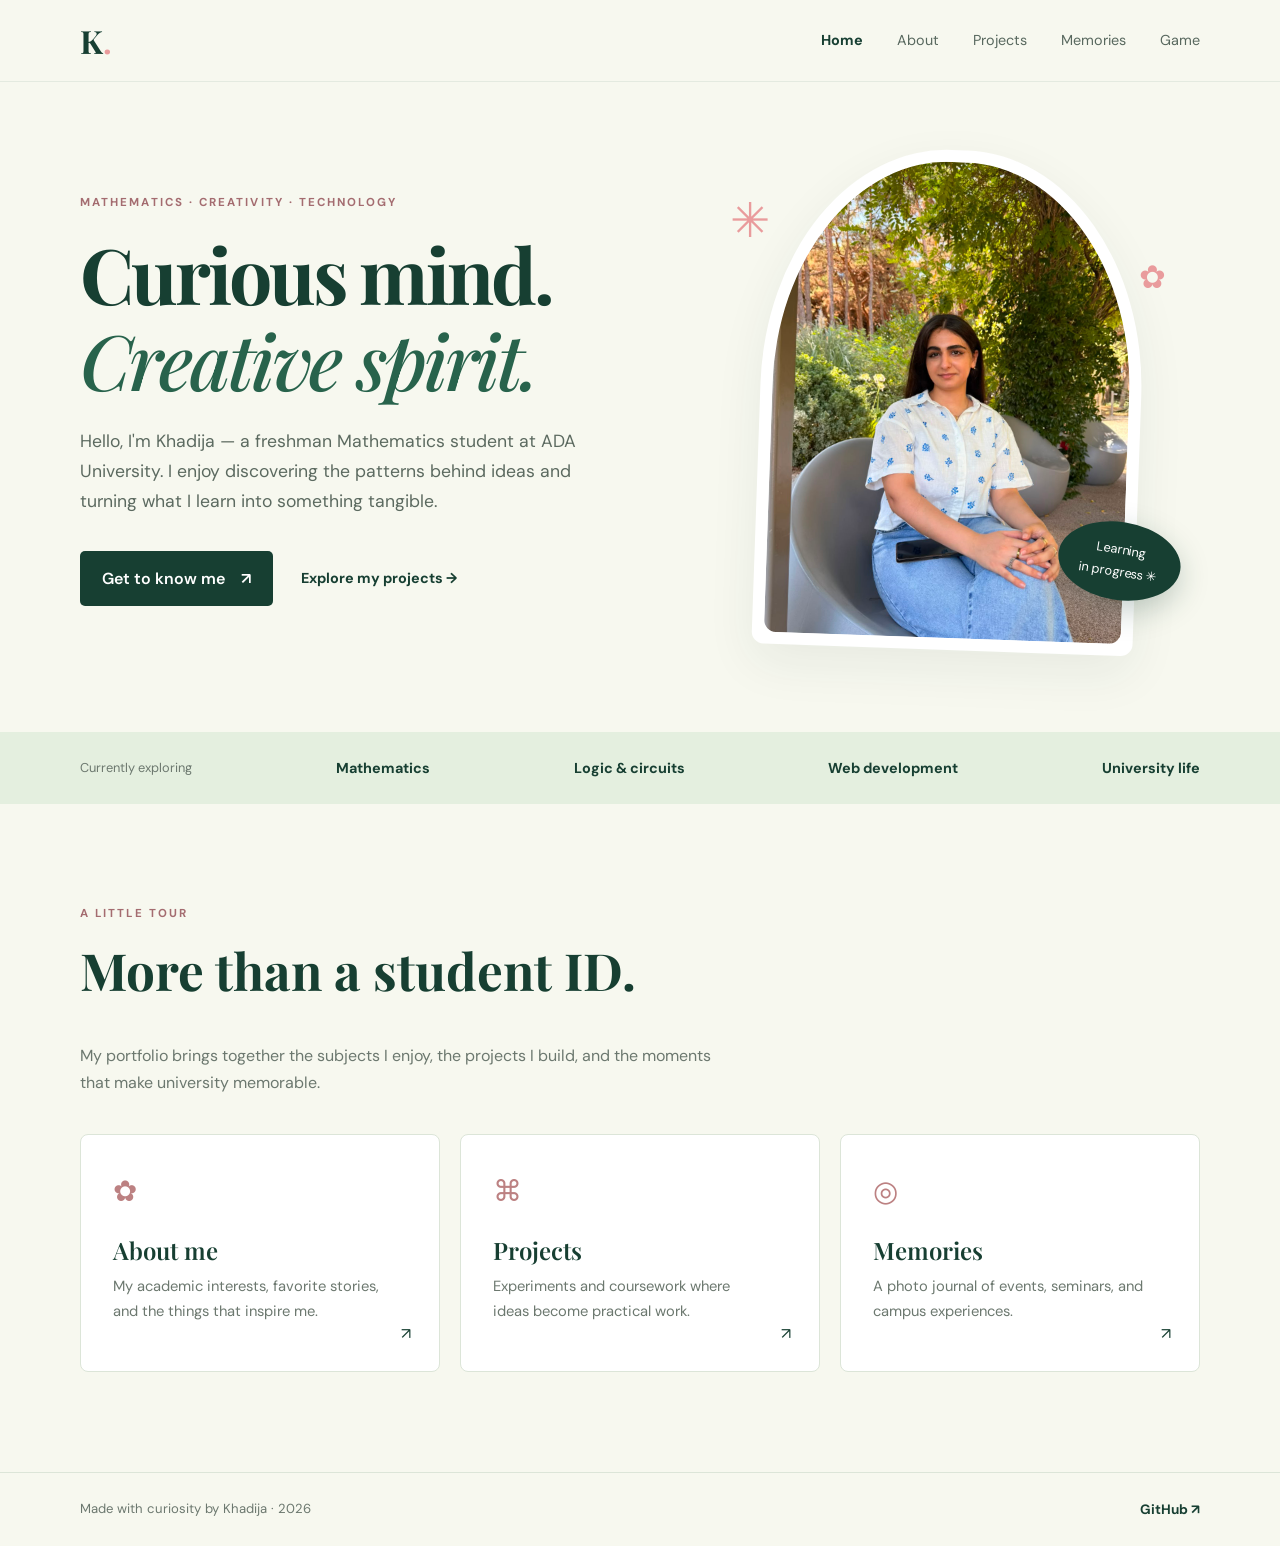
<file: index.html>
<!DOCTYPE html>
<html lang="en">
<head>
  <meta charset="UTF-8"><meta name="viewport" content="width=device-width, initial-scale=1.0">
  <meta name="description" content="Khadija's student portfolio at ADA University."><title>Khadija | Home</title>
  <link rel="preconnect" href="https://fonts.googleapis.com"><link rel="preconnect" href="https://fonts.gstatic.com" crossorigin>
  <link href="https://fonts.googleapis.com/css2?family=DM+Sans:wght@400;500;600;700&family=Playfair+Display:wght@500;600;700&display=swap" rel="stylesheet">
  <link rel="stylesheet" href="style.css"><script src="script.js" defer></script>
</head>
<body>
<header class="site-header"><a class="brand" href="index.html">K<span>.</span></a><button class="menu-toggle" aria-label="Toggle navigation" aria-expanded="false">☰</button>
<nav class="nav"><a class="active" href="index.html">Home</a><a href="about.html">About</a><a href="projects.html">Projects</a><a href="memories.html">Memories</a><a href="game.html">Game</a></nav></header>
<main>
<section class="hero container">
  <div class="hero-copy"><p class="eyebrow">MATHEMATICS · CREATIVITY · TECHNOLOGY</p><h1>Curious mind.<br><em>Creative spirit.</em></h1>
  <p class="lead">Hello, I'm Khadija — a freshman Mathematics student at ADA University. I enjoy discovering the patterns behind ideas and turning what I learn into something tangible.</p>
  <div class="actions"><a class="button" href="about.html">Get to know me <span>↗</span></a><a class="text-link" href="projects.html">Explore my projects →</a></div></div>
  <div class="hero-visual"><div class="photo-frame"><img src="images/profile.jpg" alt="Khadija sitting outdoors in a garden"></div><span class="orbit-note">Learning<br>in progress ✳</span><span class="leaf leaf-one">✳</span><span class="leaf leaf-two">✿</span></div>
</section>
<section class="intro-strip"><div class="container strip-grid"><p>Currently exploring</p><span>Mathematics</span><span>Logic & circuits</span><span>Web development</span><span>University life</span></div></section>
<section class="container section"><div class="section-heading"><p class="eyebrow">A LITTLE TOUR</p><h2>More than a student ID.</h2><p>My portfolio brings together the subjects I enjoy, the projects I build, and the moments that make university memorable.</p></div>
<div class="feature-grid"><a class="feature-card" href="about.html"><span class="feature-icon">✿</span><h3>About me</h3><p>My academic interests, favorite stories, and the things that inspire me.</p><span class="card-arrow">↗</span></a>
<a class="feature-card" href="projects.html"><span class="feature-icon">⌘</span><h3>Projects</h3><p>Experiments and coursework where ideas become practical work.</p><span class="card-arrow">↗</span></a>
<a class="feature-card" href="memories.html"><span class="feature-icon">◎</span><h3>Memories</h3><p>A photo journal of events, seminars, and campus experiences.</p><span class="card-arrow">↗</span></a></div></section>
</main>
<footer class="site-footer"><div class="container footer-inner"><p>Made with curiosity by Khadija · 2026</p><a class="github-link" href="https://github.com/YOUR-USERNAME/YOUR-REPOSITORY" target="_blank" rel="noopener" aria-label="GitHub repository">GitHub ↗</a></div></footer>
</body></html>
</file>
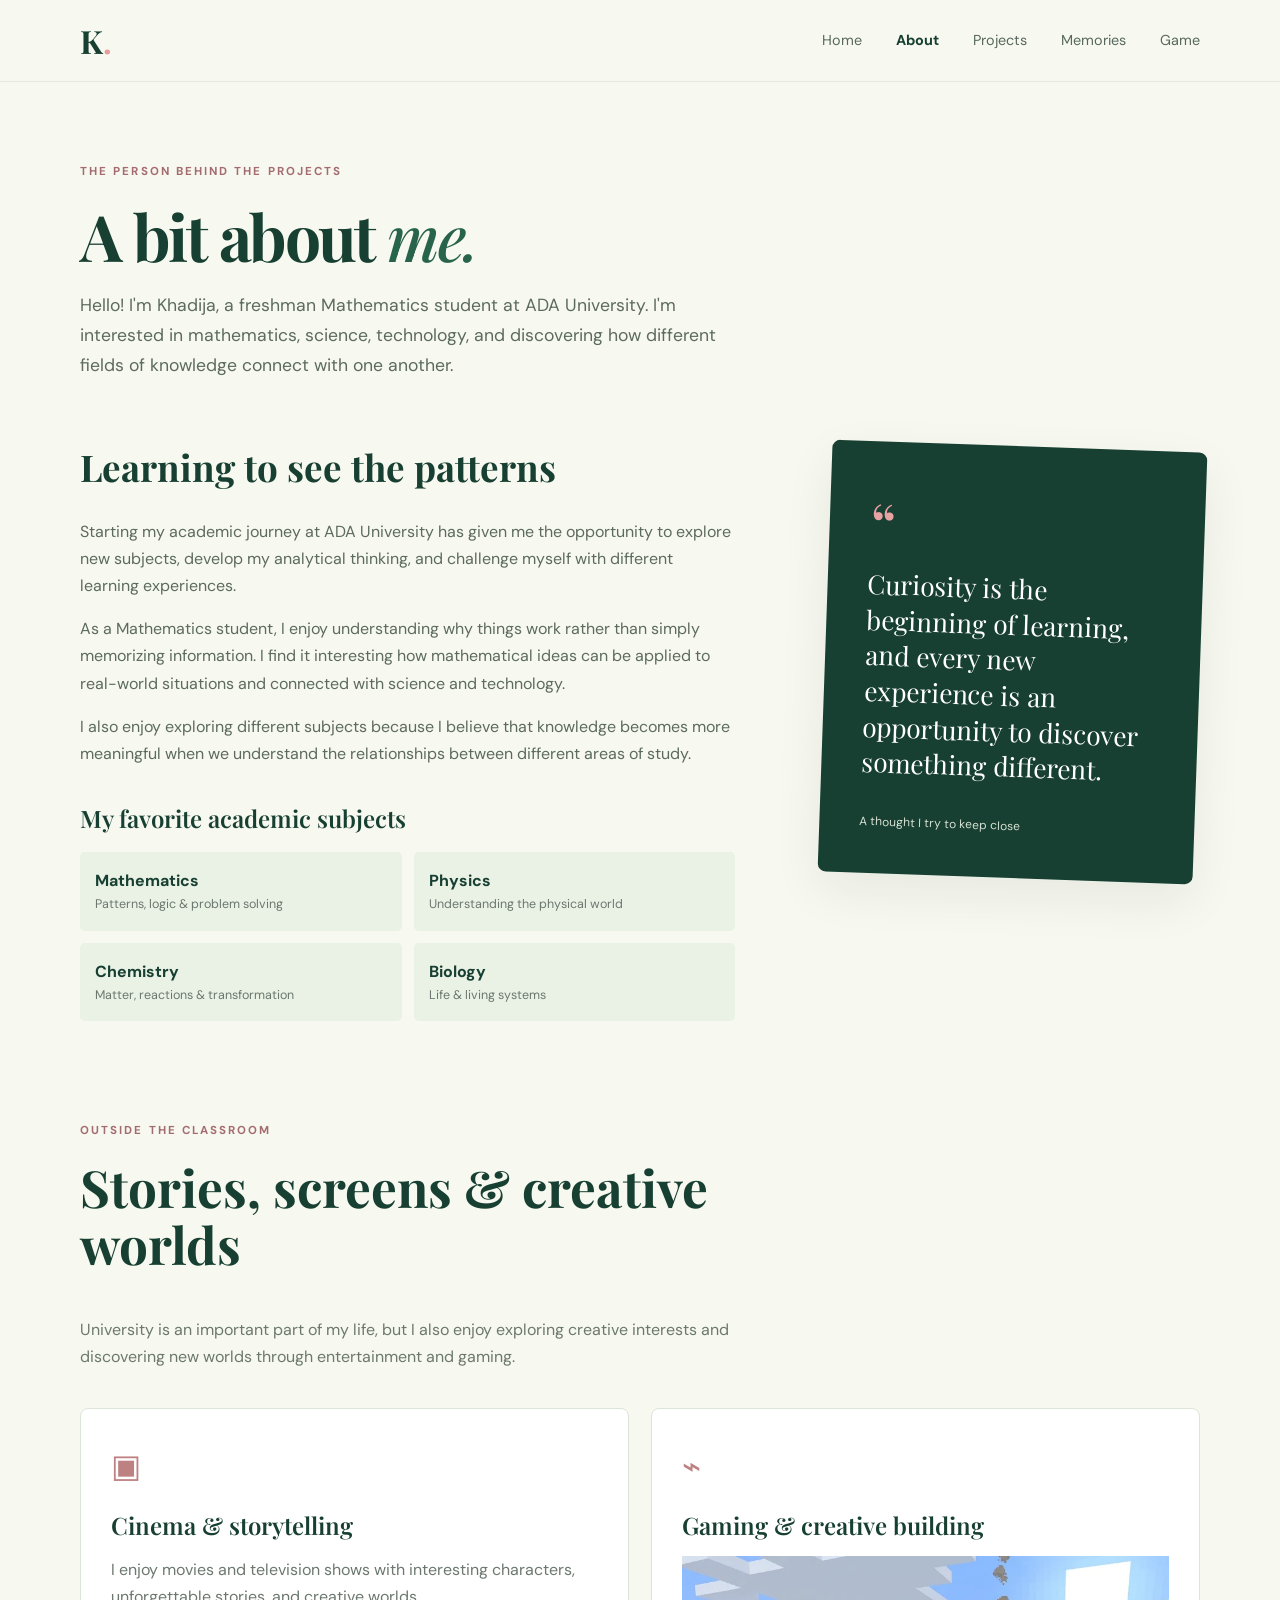
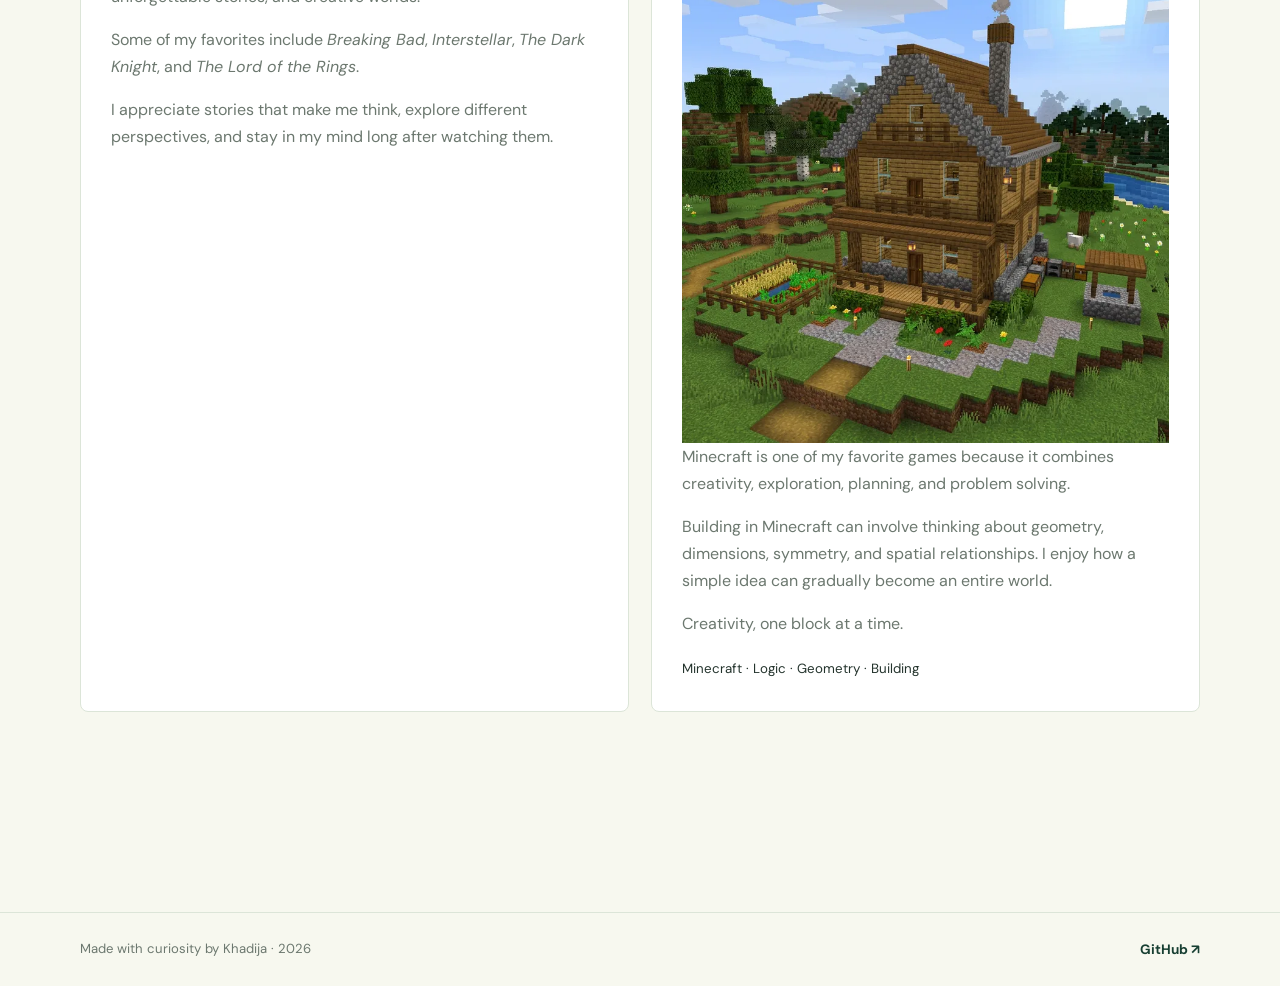
<file: about.html>
<!DOCTYPE html>
<html lang="en">
<head>
    <meta charset="UTF-8">
    <meta name="viewport" content="width=device-width, initial-scale=1.0">

    <title>About | Khadija</title>

    <link rel="preconnect" href="https://fonts.googleapis.com">
    <link href="https://fonts.googleapis.com/css2?family=DM+Sans:wght@400;500;600;700&family=Playfair+Display:wght@500;600;700&display=swap" rel="stylesheet">

    <link rel="stylesheet" href="style.css">
    <script src="script.js" defer></script>
</head>

<body>

    <!-- NAVIGATION -->
    <header class="site-header">

        <a class="brand" href="index.html">
            K<span>.</span>
        </a>

        <button class="menu-toggle"
                aria-label="Toggle navigation"
                aria-expanded="false">☰</button>

        <nav class="nav">
            <a href="index.html">Home</a>
            <a class="active" href="about.html">About</a>
            <a href="projects.html">Projects</a>
            <a href="memories.html">Memories</a>
            <a href="game.html">Game</a>
        </nav>

    </header>


    <!-- MAIN CONTENT -->
    <main class="container page-main">


        <!-- INTRODUCTION -->
        <section class="page-title">

            <p class="eyebrow">
                THE PERSON BEHIND THE PROJECTS
            </p>

            <h1>
                A bit about <em>me.</em>
            </h1>

            <p class="lead narrow">
                Hello! I'm Khadija, a freshman Mathematics student
                at ADA University. I'm interested in mathematics,
                science, technology, and discovering how different
                fields of knowledge connect with one another.
            </p>

        </section>


        <!-- ACADEMIC BACKGROUND -->
        <section class="about-layout">

            <div>

                <h2>
                    Learning to see the patterns
                </h2>

                <p>
                    Starting my academic journey at ADA University
                    has given me the opportunity to explore new
                    subjects, develop my analytical thinking, and
                    challenge myself with different learning experiences.
                </p>

                <p>
                    As a Mathematics student, I enjoy understanding
                    why things work rather than simply memorizing
                    information. I find it interesting how mathematical
                    ideas can be applied to real-world situations
                    and connected with science and technology.
                </p>

                <p>
                    I also enjoy exploring different subjects because
                    I believe that knowledge becomes more meaningful
                    when we understand the relationships between
                    different areas of study.
                </p>


                <h3>
                    My favorite academic subjects
                </h3>

                <div class="subject-list">

                    <span>
                        Mathematics
                        <small>Patterns, logic & problem solving</small>
                    </span>

                    <span>
                        Physics
                        <small>Understanding the physical world</small>
                    </span>

                    <span>
                        Chemistry
                        <small>Matter, reactions & transformation</small>
                    </span>

                    <span>
                        Biology
                        <small>Life & living systems</small>
                    </span>

                </div>

            </div>


            <!-- PERSONAL QUOTE -->
            <aside class="quote-card">

                <span class="quote-mark">“</span>

                <p>
                    Curiosity is the beginning of learning,
                    and every new experience is an opportunity
                    to discover something different.
                </p>

                <span class="quote-credit">
                    A thought I try to keep close
                </span>

            </aside>

        </section>


        <!-- HOBBIES AND INTERESTS -->
        <section class="section">

            <div class="section-heading">

                <p class="eyebrow">
                    OUTSIDE THE CLASSROOM
                </p>

                <h2>
                    Stories, screens & creative worlds
                </h2>

                <p>
                    University is an important part of my life,
                    but I also enjoy exploring creative interests
                    and discovering new worlds through entertainment
                    and gaming.
                </p>

            </div>


            <div class="hobby-grid">


                <!-- MOVIES AND TV SHOWS -->
                <article class="hobby-card">

                    <span class="hobby-symbol">▣</span>

                    <h3>
                        Cinema & storytelling
                    </h3>

                    <p>
                        I enjoy movies and television shows with
                        interesting characters, unforgettable stories,
                        and creative worlds.
                    </p>

                    <p>
                        Some of my favorites include
                        <em>Breaking Bad</em>,
                        <em>Interstellar</em>,
                        <em>The Dark Knight</em>, and
                        <em>The Lord of the Rings</em>.
                    </p>

                    <p>
                        I appreciate stories that make me think,
                        explore different perspectives, and stay
                        in my mind long after watching them.
                    </p>

                </article>


                <!-- MINECRAFT AND GAMING -->
                <article class="hobby-card">

                    <span class="hobby-symbol">⌁</span>

                    <h3>
                        Gaming & creative building
                    </h3>
                    <img src="images/minecraft photo" alt="Minecraft photo">
                    <p>
                    
                        Minecraft is one of my favorite games because
                        it combines creativity, exploration, planning,
                        and problem solving.
                    </p>

                    <p>
                        Building in Minecraft can involve thinking
                        about geometry, dimensions, symmetry, and
                        spatial relationships. I enjoy how a simple
                        idea can gradually become an entire world.
                    </p>


                

                        <p>
                            Creativity, one block at a time.
                        </p>

                        <small>
                            Minecraft · Logic · Geometry · Building
                        </small>

                    </div>

                </article>

            </div>

        </section>


    </main>


    <!-- FOOTER -->
    <footer class="site-footer">

        <div class="container footer-inner">

            <p>
                Made with curiosity by Khadija · 2026
            </p>

            <a
                class="github-link"
                href="https://github.com/YOUR-USERNAME/YOUR-REPOSITORY"
                target="_blank"
                rel="noopener noreferrer">

                GitHub ↗

            </a>

        </div>

    </footer>

</body>
</html>
</file>
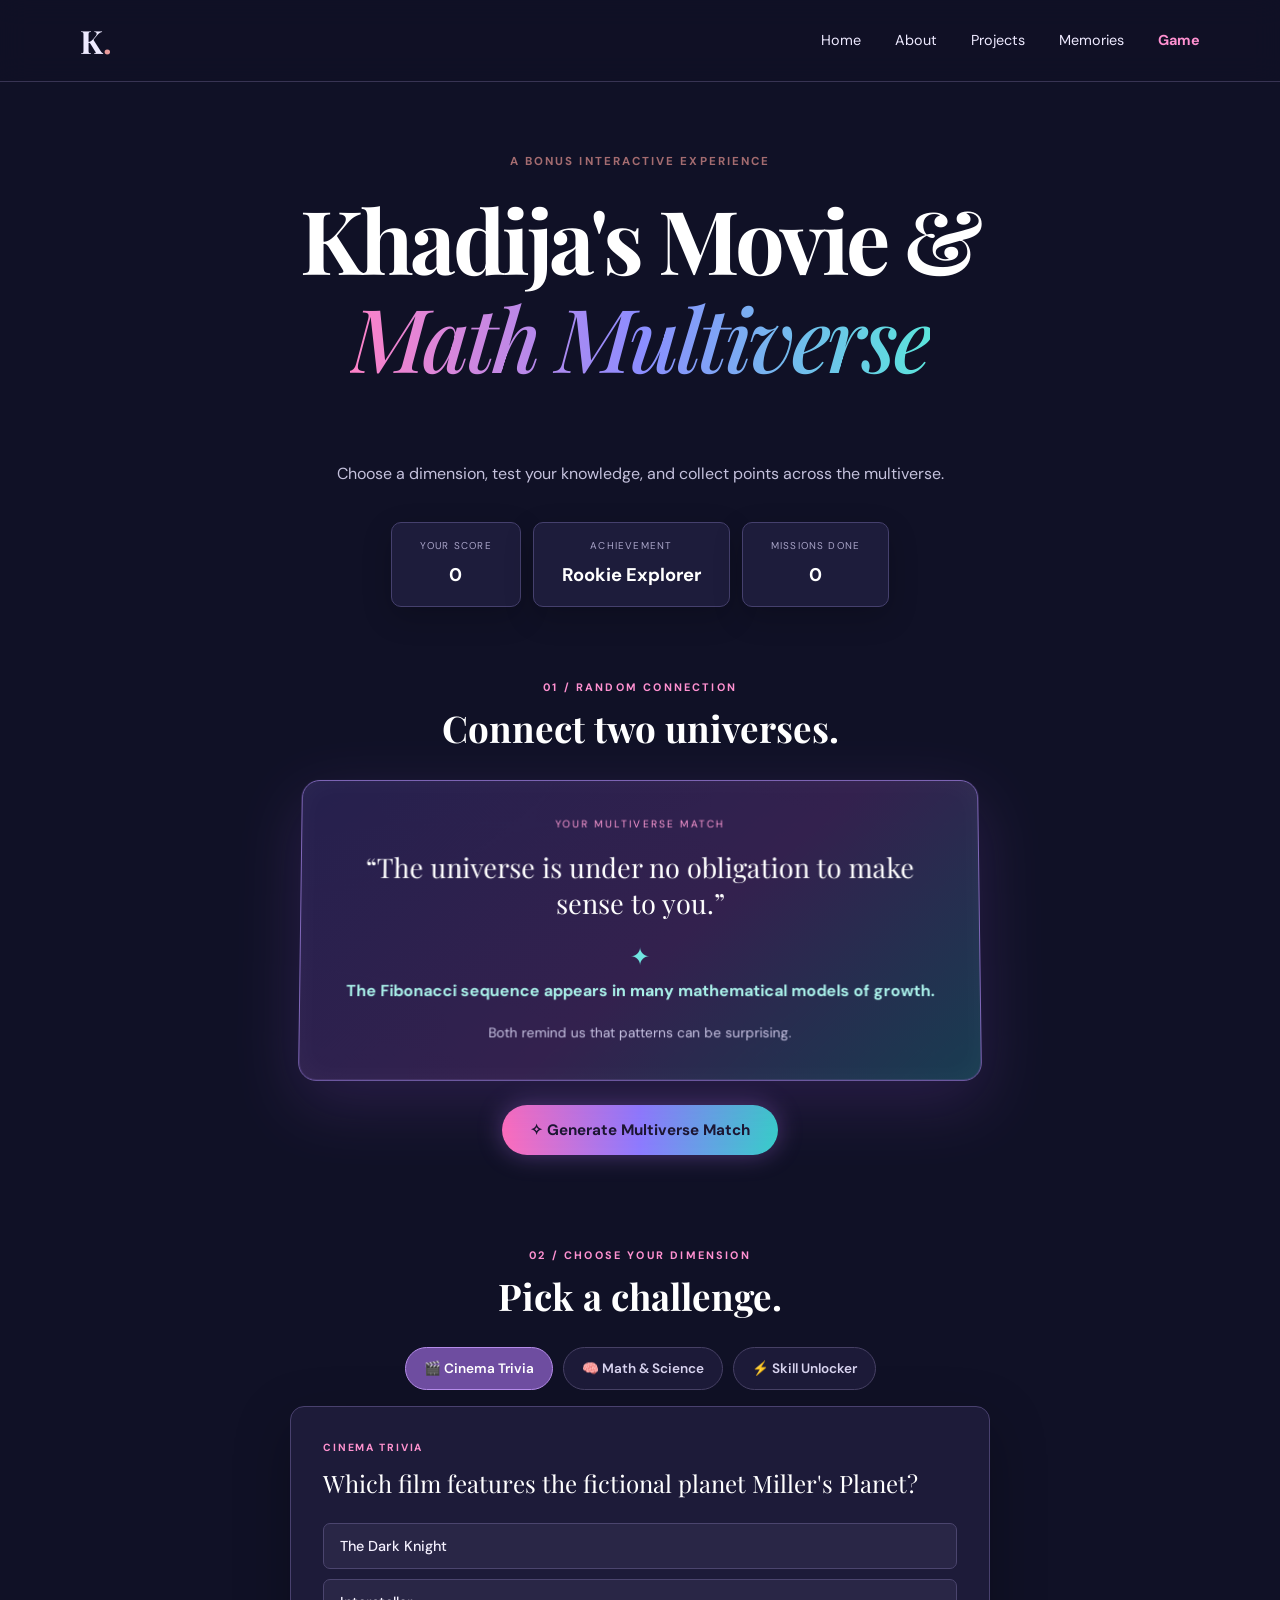
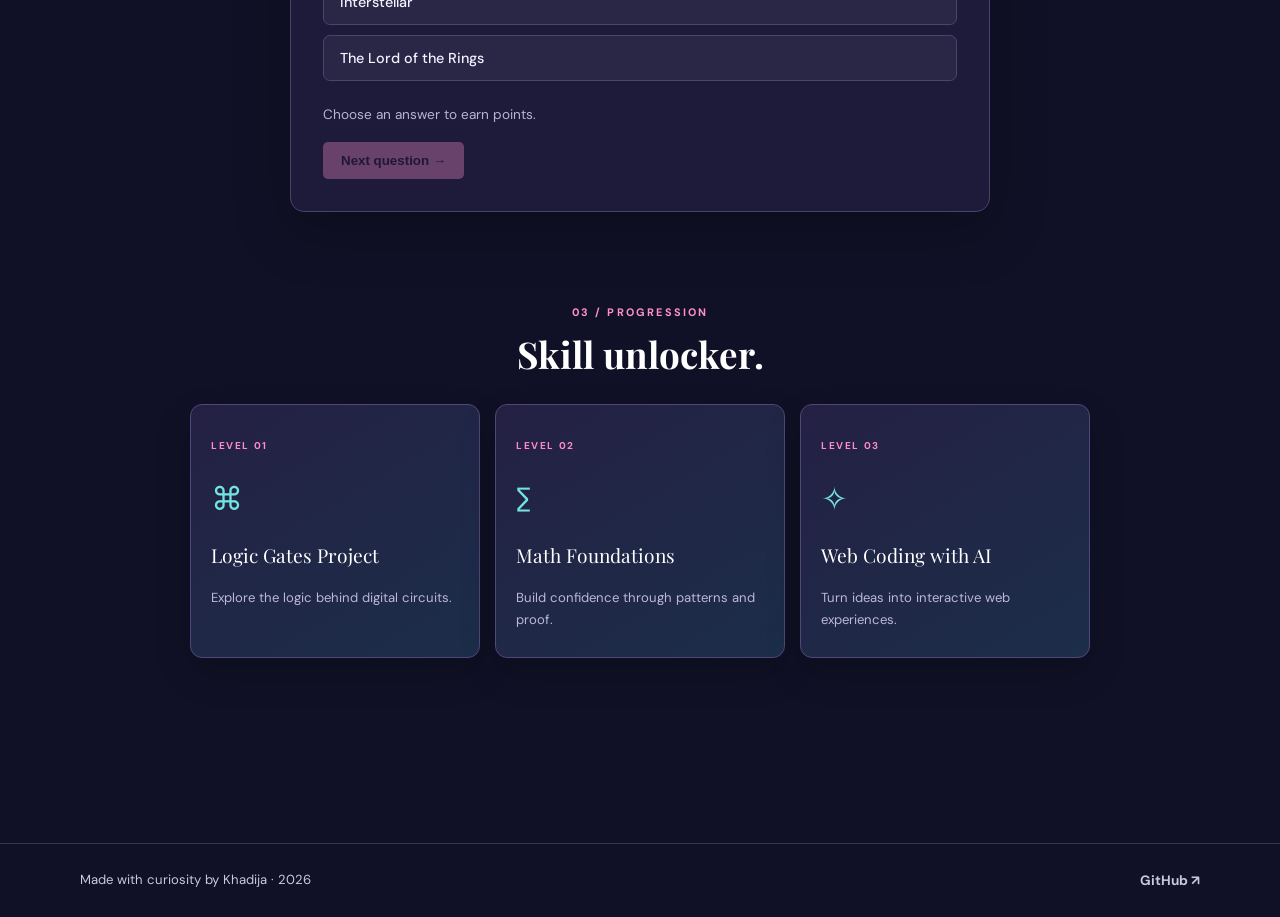
<file: game.html>
<!DOCTYPE html>
<html lang="en"><head><meta charset="UTF-8"><meta name="viewport" content="width=device-width, initial-scale=1.0"><title>Multiverse | Khadija</title><link rel="preconnect" href="https://fonts.googleapis.com"><link href="https://fonts.googleapis.com/css2?family=DM+Sans:wght@400;500;600;700&family=Playfair+Display:wght@500;600;700&display=swap" rel="stylesheet"><link rel="stylesheet" href="style.css"><script src="script.js" defer></script></head>
<body class="game-body"><header class="site-header"><a class="brand" href="index.html">K<span>.</span></a><button class="menu-toggle" aria-label="Toggle navigation" aria-expanded="false">☰</button><nav class="nav"><a href="index.html">Home</a><a href="about.html">About</a><a href="projects.html">Projects</a><a href="memories.html">Memories</a><a class="active" href="game.html">Game</a></nav></header>
<main class="container game-main"><section class="game-heading"><p class="eyebrow">A BONUS INTERACTIVE EXPERIENCE</p><h1>Khadija's Movie &<br><em>Math Multiverse</em></h1><p>Choose a dimension, test your knowledge, and collect points across the multiverse.</p><div class="score-panel"><div><small>YOUR SCORE</small><strong id="score">0</strong></div><div><small>ACHIEVEMENT</small><strong id="badge">Rookie Explorer</strong></div><div><small>MISSIONS DONE</small><strong id="missions">0</strong></div></div></section>
<section class="match-section"><div class="game-section-title"><span>01 / RANDOM CONNECTION</span><h2>Connect two universes.</h2></div><div class="match-card" id="match-card"><p class="card-kicker">YOUR MULTIVERSE MATCH</p><h3 id="match-quote">“The universe is under no obligation to make sense to you.”</h3><div class="match-divider">✦</div><p id="match-fact">The Fibonacci sequence appears in many mathematical models of growth.</p><p class="connection" id="match-connection">Both remind us that patterns can be surprising.</p></div><button class="glow-button" id="generate-match">✧ Generate Multiverse Match</button></section>
<section class="quiz-section"><div class="game-section-title"><span>02 / CHOOSE YOUR DIMENSION</span><h2>Pick a challenge.</h2></div><div class="tabs" role="tablist"><button class="tab active" data-tab="cinema" role="tab">🎬 Cinema Trivia</button><button class="tab" data-tab="science" role="tab">🧠 Math & Science</button><button class="tab" data-tab="skills" role="tab">⚡ Skill Unlocker</button></div>
<div class="quiz-panel" id="quiz-panel"><p class="quiz-category" id="quiz-category">CINEMA TRIVIA</p><h3 id="question">Which film features the fictional planet Miller's Planet?</h3><div class="answers" id="answers"><button class="answer">The Dark Knight</button><button class="answer">Interstellar</button><button class="answer">The Lord of the Rings</button></div><p class="feedback" id="feedback" aria-live="polite">Choose an answer to earn points.</p><button class="next-button" id="next-question" disabled>Next question →</button></div></section>
<section class="skill-track"><div class="game-section-title"><span>03 / PROGRESSION</span><h2>Skill unlocker.</h2></div><div class="levels"><div class="level"><b>LEVEL 01</b><span>⌘</span><h3>Logic Gates Project</h3><p>Explore the logic behind digital circuits.</p></div><div class="level"><b>LEVEL 02</b><span>∑</span><h3>Math Foundations</h3><p>Build confidence through patterns and proof.</p></div><div class="level"><b>LEVEL 03</b><span>✧</span><h3>Web Coding with AI</h3><p>Turn ideas into interactive web experiences.</p></div></div></section>
</main><footer class="site-footer"><div class="container footer-inner"><p>Made with curiosity by Khadija · 2026</p><a class="github-link" href="https://github.com/YOUR-USERNAME/YOUR-REPOSITORY" target="_blank" rel="noopener">GitHub ↗</a></div></footer></body></html>
</file>
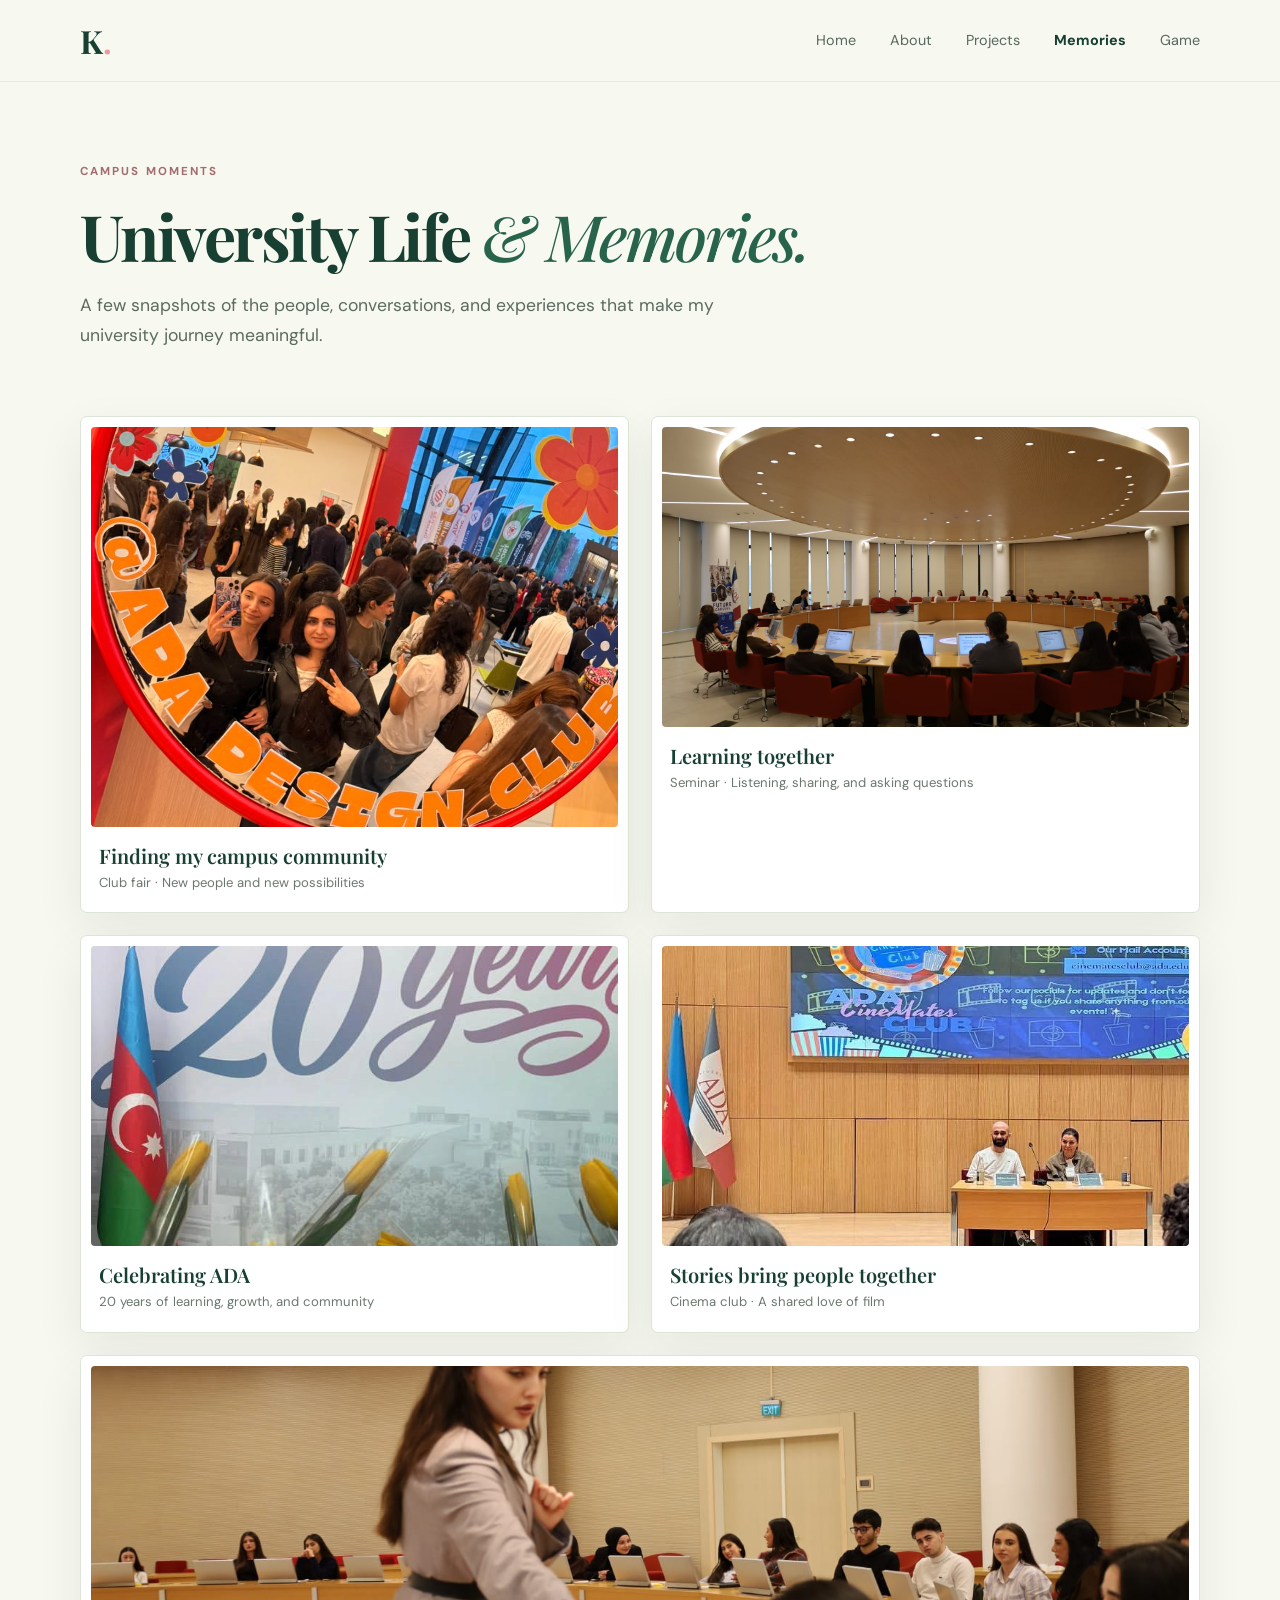
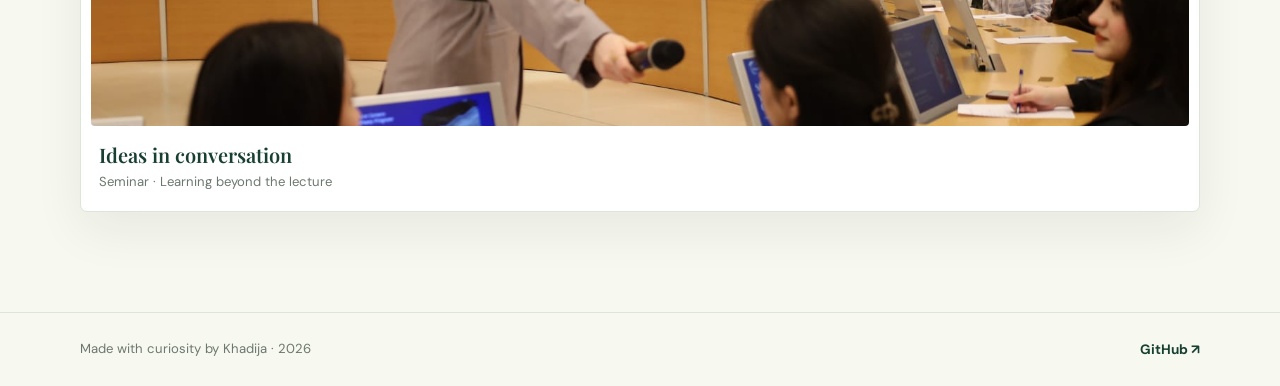
<file: memories.html>
<!DOCTYPE html>
<html lang="en"><head><meta charset="UTF-8"><meta name="viewport" content="width=device-width, initial-scale=1.0"><title>Memories | Khadija</title><link rel="preconnect" href="https://fonts.googleapis.com"><link href="https://fonts.googleapis.com/css2?family=DM+Sans:wght@400;500;600;700&family=Playfair+Display:wght@500;600;700&display=swap" rel="stylesheet"><link rel="stylesheet" href="style.css"><script src="script.js" defer></script></head>
<body><header class="site-header"><a class="brand" href="index.html">K<span>.</span></a><button class="menu-toggle" aria-label="Toggle navigation" aria-expanded="false">☰</button><nav class="nav"><a href="index.html">Home</a><a href="about.html">About</a><a href="projects.html">Projects</a><a class="active" href="memories.html">Memories</a><a href="game.html">Game</a></nav></header>
<main class="container page-main"><section class="page-title"><p class="eyebrow">CAMPUS MOMENTS</p><h1>University Life <em>& Memories.</em></h1><p class="lead narrow">A few snapshots of the people, conversations, and experiences that make my university journey meaningful.</p></section>
<section class="gallery">
<figure class="gallery-item tall"><img src="images/club-fair.jpg" alt="Students at a lively university club fair"><figcaption><strong>Finding my campus community</strong><span>Club fair · New people and new possibilities</span></figcaption></figure>
<figure class="gallery-item"><img src="images/seminar-room.jpg" alt="Students gathered around a seminar table"><figcaption><strong>Learning together</strong><span>Seminar · Listening, sharing, and asking questions</span></figcaption></figure>
<figure class="gallery-item"><img src="images/ada-anniversary.jpg" alt="Flowers and ADA University anniversary display"><figcaption><strong>Celebrating ADA</strong><span>20 years of learning, growth, and community</span></figcaption></figure>
<figure class="gallery-item"><img src="images/cinemates-event.jpg" alt="University cinema club event and speakers"><figcaption><strong>Stories bring people together</strong><span>Cinema club · A shared love of film</span></figcaption></figure>
<figure class="gallery-item wide"><img src="images/seminar-speaker.jpg" alt="A speaker engaging with students during a seminar"><figcaption><strong>Ideas in conversation</strong><span>Seminar · Learning beyond the lecture</span></figcaption></figure>
</section></main><footer class="site-footer"><div class="container footer-inner"><p>Made with curiosity by Khadija · 2026</p><a class="github-link" href="https://github.com/YOUR-USERNAME/YOUR-REPOSITORY" target="_blank" rel="noopener">GitHub ↗</a></div></footer></body></html>
</file>
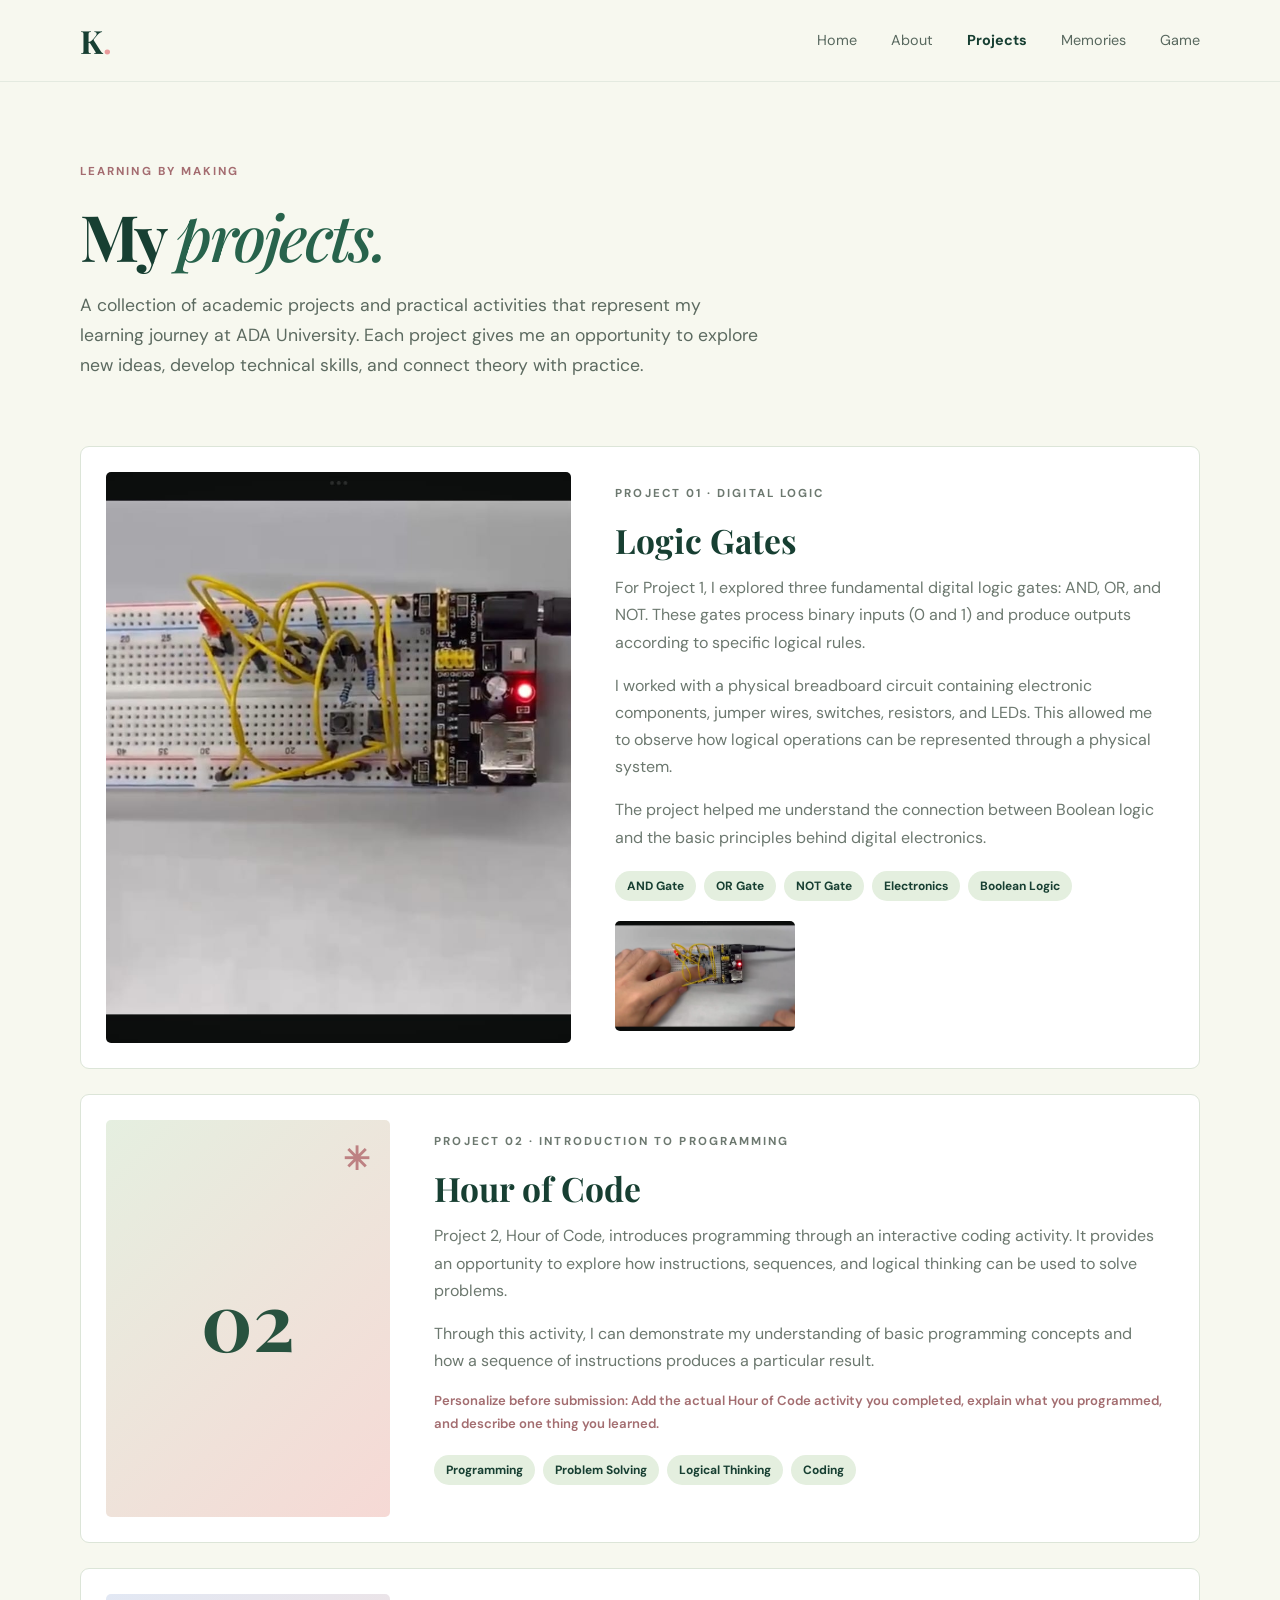
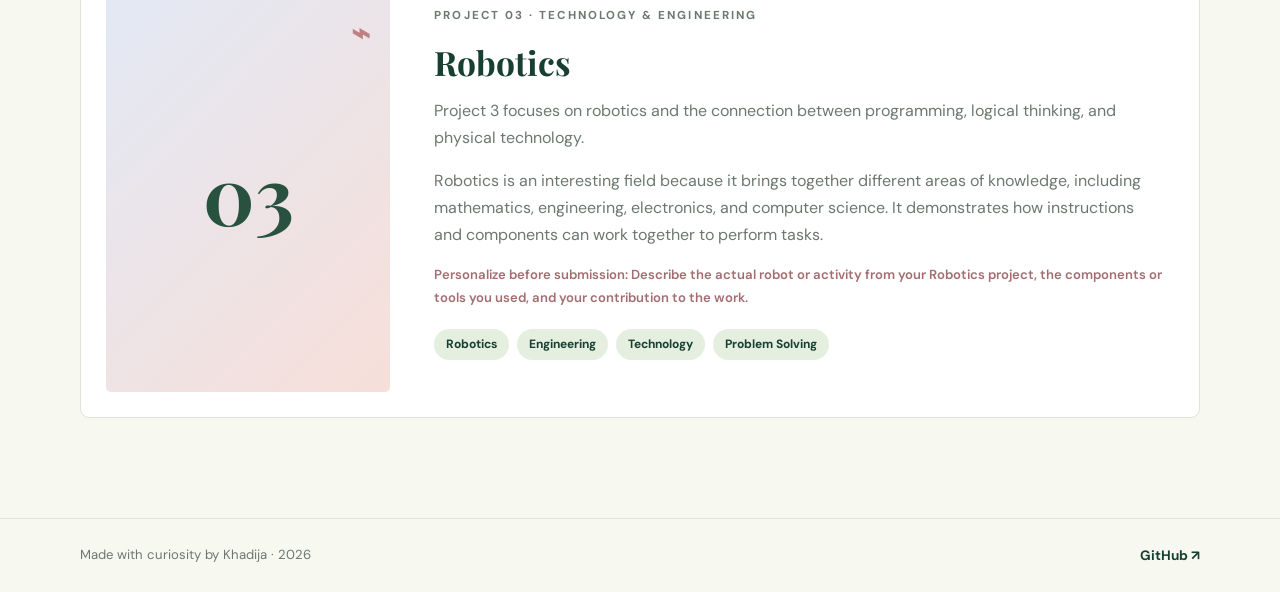
<file: projects.html>
<!DOCTYPE html>
<html lang="en">
<head>
    <meta charset="UTF-8">
    <meta name="viewport" content="width=device-width, initial-scale=1.0">

    <title>Projects | Khadija</title>

    <link rel="preconnect" href="https://fonts.googleapis.com">
    <link href="https://fonts.googleapis.com/css2?family=DM+Sans:wght@400;500;600;700&family=Playfair+Display:wght@500;600;700&display=swap" rel="stylesheet">

    <link rel="stylesheet" href="style.css">
    <script src="script.js" defer></script>
</head>

<body>

    <!-- NAVIGATION -->
    <header class="site-header">
        <a class="brand" href="index.html">K<span>.</span></a>

        <button class="menu-toggle"
                aria-label="Toggle navigation"
                aria-expanded="false">☰</button>

        <nav class="nav">
            <a href="index.html">Home</a>
            <a href="about.html">About</a>
            <a class="active" href="projects.html">Projects</a>
            <a href="memories.html">Memories</a>
            <a href="game.html">Game</a>
        </nav>
    </header>


    <!-- MAIN CONTENT -->
    <main class="container page-main">

        <section class="page-title">
            <p class="eyebrow">LEARNING BY MAKING</p>

            <h1>My <em>projects.</em></h1>

            <p class="lead narrow">
                A collection of academic projects and practical activities
                that represent my learning journey at ADA University.
                Each project gives me an opportunity to explore new ideas,
                develop technical skills, and connect theory with practice.
            </p>
        </section>


        <section class="project-list">


            <!-- PROJECT 1: LOGIC GATES -->
            <article class="project-card project-featured">

                <div class="project-image">
                    <img
                        src="images/logic-gates-breadboard.jpg"
                        alt="My physical Logic Gates circuit assembled on a breadboard">
                </div>

                <div class="project-info">

                    <p class="eyebrow">
                        PROJECT 01 · DIGITAL LOGIC
                    </p>

                    <h2>Logic Gates</h2>

                    <p>
                        For Project 1, I explored three fundamental digital
                        logic gates: AND, OR, and NOT. These gates process
                        binary inputs (0 and 1) and produce outputs according
                        to specific logical rules.
                    </p>

                    <p>
                        I worked with a physical breadboard circuit containing
                        electronic components, jumper wires, switches,
                        resistors, and LEDs. This allowed me to observe how
                        logical operations can be represented through a
                        physical system.
                    </p>

                    <p>
                        The project helped me understand the connection
                        between Boolean logic and the basic principles
                        behind digital electronics.
                    </p>

                    <div class="tag-row">
                        <span>AND Gate</span>
                        <span>OR Gate</span>
                        <span>NOT Gate</span>
                        <span>Electronics</span>
                        <span>Boolean Logic</span>
                    </div>

                    <img
                        class="secondary-proof"
                        src="images/logic-gates-demo.jpg"
                        alt="Additional photograph showing the Logic Gates demonstration">

                </div>
            </article>


            <!-- PROJECT 2: HOUR OF CODE -->
            <article class="project-card project-placeholder">

                <div class="placeholder-art">
                    02
                    <span>✳</span>
                </div>

                <div class="project-info">

                    <p class="eyebrow">
                        PROJECT 02 · INTRODUCTION TO PROGRAMMING
                    </p>

                    <h2>Hour of Code</h2>

                    <p>
                        Project 2, Hour of Code, introduces programming
                        through an interactive coding activity. It provides
                        an opportunity to explore how instructions,
                        sequences, and logical thinking can be used to
                        solve problems.
                    </p>

                    <p>
                        Through this activity, I can demonstrate my
                        understanding of basic programming concepts
                        and how a sequence of instructions produces
                        a particular result.
                    </p>

                    <p class="notice">
                        Personalize before submission: Add the actual
                        Hour of Code activity you completed, explain
                        what you programmed, and describe one thing
                        you learned.
                    </p>

                    <div class="tag-row">
                        <span>Programming</span>
                        <span>Problem Solving</span>
                        <span>Logical Thinking</span>
                        <span>Coding</span>
                    </div>

                </div>
            </article>


            <!-- PROJECT 3: ROBOTICS -->
            <article class="project-card project-placeholder">

                <div class="placeholder-art alt">
                    03
                    <span>⌁</span>
                </div>

                <div class="project-info">

                    <p class="eyebrow">
                        PROJECT 03 · TECHNOLOGY & ENGINEERING
                    </p>

                    <h2>Robotics</h2>

                    <p>
                        Project 3 focuses on robotics and the connection
                        between programming, logical thinking, and
                        physical technology.
                    </p>

                    <p>
                        Robotics is an interesting field because it brings
                        together different areas of knowledge, including
                        mathematics, engineering, electronics, and
                        computer science. It demonstrates how instructions
                        and components can work together to perform tasks.
                    </p>

                    <p class="notice">
                        Personalize before submission: Describe the actual
                        robot or activity from your Robotics project,
                        the components or tools you used, and your
                        contribution to the work.
                    </p>

                    <div class="tag-row">
                        <span>Robotics</span>
                        <span>Engineering</span>
                        <span>Technology</span>
                        <span>Problem Solving</span>
                    </div>

                </div>
            </article>


        </section>

    </main>


    <!-- FOOTER -->
    <footer class="site-footer">

        <div class="container footer-inner">

            <p>Made with curiosity by Khadija · 2026</p>

            <a
                class="github-link"
                href="https://github.com/YOUR-USERNAME/YOUR-REPOSITORY"
                target="_blank"
                rel="noopener noreferrer">

                GitHub ↗

            </a>

        </div>

    </footer>

</body>
</html>
</file>
<file: style.css>
/* Khadija's portfolio — shared design system */
:root{--cream:#f7f8ef;--green:#173f32;--green2:#28634c;--mint:#e4efdf;--pink:#e99b9c;--ink:#24342d;--muted:#6c786f;--line:#dce5d8;--white:#fff;--shadow:0 18px 50px #173f3212}
*{box-sizing:border-box}html{scroll-behavior:smooth}body{margin:0;background:var(--cream);color:var(--ink);font-family:"DM Sans",sans-serif;line-height:1.7}a{color:inherit;text-decoration:none}img{display:block;max-width:100%}.container{width:min(1120px,calc(100% - 48px));margin:auto}.site-header{height:82px;padding:0 max(24px,calc((100% - 1120px)/2));display:flex;align-items:center;justify-content:space-between;border-bottom:1px solid #dce5d8aa;background:#f7f8efed;position:sticky;top:0;z-index:20;backdrop-filter:blur(14px)}.brand{font:700 2rem "Playfair Display";color:var(--green)}.brand span{color:var(--pink)}.nav{display:flex;gap:34px}.nav a{font-size:.9rem;color:#58685e;transition:.2s}.nav a:hover,.nav a.active{color:var(--green);font-weight:700}.menu-toggle{display:none;background:none;border:0;font-size:1.5rem;color:var(--green)}h1,h2,h3,p{margin-top:0}h1,h2{font-family:"Playfair Display",serif;color:var(--green);line-height:1.12}h1{font-size:clamp(3rem,6vw,5.4rem);letter-spacing:-.04em}h1 em,h2 em{color:var(--green2);font-weight:500}h2{font-size:clamp(2rem,4vw,3.2rem)}.eyebrow{font-size:.72rem;letter-spacing:.18em;font-weight:700;color:#a46c70;margin-bottom:18px}.lead{font-size:1.1rem;color:#5c6a60;max-width:600px}.narrow{max-width:680px}.hero{min-height:650px;display:grid;grid-template-columns:1.05fr .95fr;align-items:center;gap:70px;padding-top:55px;padding-bottom:70px}.hero-copy h1{margin-bottom:25px}.hero-copy .lead{max-width:530px}.actions{display:flex;align-items:center;gap:28px;margin-top:34px}.button{background:var(--green);color:white;padding:14px 22px;border-radius:5px;font-weight:600;transition:.25s}.button:hover{background:var(--green2);transform:translateY(-3px);box-shadow:0 10px 24px #173f3233}.button span{margin-left:12px}.text-link{font-size:.9rem;font-weight:700;color:var(--green)}.hero-visual{position:relative;max-width:430px;margin:auto}.photo-frame{height:500px;padding:12px;background:#fff;border-radius:48% 48% 12px 12px;box-shadow:var(--shadow);transform:rotate(2deg);transition:.35s}.photo-frame:hover{transform:rotate(0) translateY(-7px)}.photo-frame img{width:100%;height:100%;object-fit:cover;object-position:center 35%;border-radius:inherit}.orbit-note{position:absolute;right:-40px;bottom:50px;background:var(--green);color:white;padding:17px 22px;border-radius:50%;font-size:.8rem;text-align:center;transform:rotate(9deg);box-shadow:0 10px 30px #173f3240}.leaf{position:absolute;color:var(--pink);font-size:3rem}.leaf-one{top:30px;left:-30px}.leaf-two{right:-25px;top:100px;font-size:2rem}.intro-strip{background:var(--mint);padding:24px 0}.strip-grid{display:flex;justify-content:space-between;align-items:center;gap:20px;flex-wrap:wrap}.strip-grid p{margin:0;color:var(--muted);font-size:.8rem}.strip-grid span{font-weight:700;color:var(--green);font-size:.9rem}.section{padding-top:100px;padding-bottom:100px}.section-heading{max-width:650px;margin-bottom:38px}.section-heading>p:last-child{color:var(--muted)}.feature-grid{display:grid;grid-template-columns:repeat(3,1fr);gap:20px}.feature-card{position:relative;background:white;border:1px solid var(--line);padding:32px;border-radius:8px;min-height:230px;transition:.25s}.feature-card:hover{transform:translateY(-7px);box-shadow:var(--shadow);border-color:#b8cbb7}.feature-icon{font-size:1.8rem;color:#bc8182}.feature-card h3{font:600 1.5rem "Playfair Display";color:var(--green);margin:18px 0 8px}.feature-card p{font-size:.92rem;color:var(--muted);max-width:270px}.card-arrow{position:absolute;right:28px;bottom:24px;color:var(--green)}.site-footer{border-top:1px solid var(--line);padding:25px 0}.footer-inner{display:flex;justify-content:space-between;align-items:center}.footer-inner p{margin:0;color:var(--muted);font-size:.82rem}.github-link{font-size:.85rem;font-weight:700;color:var(--green)}.page-main{padding-top:80px;padding-bottom:100px}.page-title{margin-bottom:65px}.page-title h1{font-size:clamp(2.8rem,5vw,4.6rem);margin-bottom:20px}.about-layout{display:grid;grid-template-columns:1.4fr .8fr;gap:90px;align-items:start}.about-layout h2{font-size:2.3rem}.about-layout p{color:#5c6a60}.about-layout h3{font:600 1.5rem "Playfair Display";color:var(--green);margin:35px 0 18px}.subject-list{display:grid;grid-template-columns:1fr 1fr;gap:12px}.subject-list span{padding:15px;background:#eaf1e5;border-radius:5px;color:var(--green);font-weight:700}.subject-list small{display:block;font-weight:400;color:var(--muted);font-size:.78rem}.quote-card{background:var(--green);color:white;padding:40px;border-radius:8px;box-shadow:var(--shadow);transform:rotate(2deg)}.quote-card p{font:1.65rem/1.35 "Playfair Display";color:white}.quote-mark{font:4rem "Playfair Display";color:#e9a2a2}.quote-credit{font-size:.75rem;color:#d4e1d3}.hobby-grid{display:grid;grid-template-columns:1fr 1fr;gap:22px}.hobby-card{padding:30px;background:white;border:1px solid var(--line);border-radius:8px}.hobby-symbol{font-size:2rem;color:#bd8182}.hobby-card h3{font:600 1.5rem "Playfair Display";color:var(--green);margin:15px 0}.hobby-card p{color:var(--muted)}.minecraft-placeholder{margin-top:20px;min-height:150px;background:#e9f0e4;border:1px dashed #a8bca4;display:flex;flex-direction:column;align-items:center;justify-content:center;text-align:center;border-radius:6px;color:var(--green);padding:20px}.minecraft-placeholder>span{font-size:2rem}.minecraft-placeholder p{margin:5px 0;color:var(--green);font-weight:700}.minecraft-placeholder small{color:var(--muted)}code{background:#e3e9df;padding:2px 5px;border-radius:3px}.project-list{display:grid;gap:25px}.project-card{display:grid;grid-template-columns:.9fr 1.1fr;gap:34px;padding:25px;background:white;border:1px solid var(--line);border-radius:9px}.project-image img{height:100%;min-height:280px;width:100%;object-fit:cover;border-radius:5px}.project-info{padding:12px 10px}.project-info h2{font-size:2.1rem;margin-bottom:15px}.project-info p{color:var(--muted)}.tag-row{display:flex;gap:8px;flex-wrap:wrap;margin:20px 0}.tag-row span{background:var(--mint);padding:5px 12px;border-radius:20px;font-size:.75rem;color:var(--green);font-weight:700}.secondary-proof{width:180px;height:110px;object-fit:cover;border-radius:5px}.project-placeholder{grid-template-columns:.55fr 1.45fr}.placeholder-art{min-height:210px;display:grid;place-items:center;background:linear-gradient(135deg,#e5efe0,#f6d9d5);font:700 5rem "Playfair Display";color:#28523f;border-radius:5px;position:relative}.placeholder-art span{position:absolute;font-size:2rem;right:20px;top:15px;color:#bd8182}.placeholder-art.alt{background:linear-gradient(135deg,#e2e8f4,#f7dfd9)}.notice{font-size:.82rem;color:#a36d70!important;font-weight:600}.gallery{display:grid;grid-template-columns:repeat(2,1fr);gap:22px}.gallery-item{margin:0;background:white;border:1px solid var(--line);padding:10px;border-radius:7px;box-shadow:var(--shadow)}.gallery-item img{width:100%;height:300px;object-fit:cover;border-radius:4px}.gallery-item.tall img{height:400px}.gallery-item.wide{grid-column:span 2}.gallery-item.wide img{height:360px}.gallery-item figcaption{padding:15px 8px 8px}.gallery-item strong,.gallery-item span{display:block}.gallery-item strong{font:600 1.25rem "Playfair Display";color:var(--green)}.gallery-item figcaption span{font-size:.82rem;color:var(--muted);margin-top:3px}
/* Game page: vivid multiverse palette */
.game-body{background:#101126;color:#f7f5ff;--green:#f5eaff;--green2:#ff7cc8;--muted:#c1bed5;--line:#373453}.game-body .site-header{background:#111126eF;border-color:#383453}.game-body .brand,.game-body .nav a{color:#eeeaff}.game-body .nav a.active,.game-body .nav a:hover{color:#ff91d1}.game-main{padding-top:70px;padding-bottom:100px}.game-heading{text-align:center;max-width:780px;margin:0 auto 65px}.game-heading h1{color:#fff;font-size:clamp(3rem,7vw,5.5rem)}.game-heading h1 em{background:linear-gradient(90deg,#ff82c8,#8c8dff,#5be4dc);background-clip:text;color:transparent}.game-heading>p:not(.eyebrow){color:#c4c1dc}.score-panel{display:flex;justify-content:center;gap:12px;margin-top:35px}.score-panel div{background:#1d1c3b;border:1px solid #45406d;border-radius:10px;padding:15px 28px;min-width:130px;box-shadow:0 10px 30px #0003}.score-panel small,.score-panel strong{display:block}.score-panel small{font-size:.62rem;letter-spacing:.12em;color:#a9a4c8}.score-panel strong{font-size:1.15rem;color:#fff;margin-top:5px}.game-section-title{text-align:center;margin-bottom:28px}.game-section-title span{font-size:.68rem;letter-spacing:.2em;color:#ff91d1;font-weight:700}.game-section-title h2{color:white;font-size:2.3rem;margin-top:8px}.match-section,.quiz-section,.skill-track{margin:0 auto 85px;max-width:900px}.match-card{max-width:680px;margin:auto;padding:35px 42px;text-align:center;border-radius:18px;background:linear-gradient(140deg,#25204d,#33214e 55%,#183c51);border:1px solid #8067b9;box-shadow:0 22px 65px #8a4dcb33, inset 0 0 30px #ffffff09;transform:perspective(900px) rotateX(2deg);transition:.4s}.match-card:hover{transform:perspective(900px) rotateX(0) translateY(-5px);box-shadow:0 25px 75px #d54eae40}.card-kicker{font-size:.65rem;letter-spacing:.2em;color:#ff9bd5}.match-card h3{font:1.7rem "Playfair Display";color:white;margin:16px 0}.match-divider{color:#70e6e1;font-size:1.5rem}.match-card>p:nth-of-type(2){color:#a9f0e9;font-weight:700}.match-card .connection{font-size:.85rem;color:#c9c4e4;margin-bottom:0}.glow-button{display:block;margin:25px auto 0;padding:15px 28px;border:0;border-radius:30px;background:linear-gradient(90deg,#ff6dbb,#8d7bff,#36cfc9);color:#17132c;font:700 .95rem "DM Sans";cursor:pointer;box-shadow:0 0 25px #a66bdf66;transition:.25s}.glow-button:hover{transform:translateY(-4px) scale(1.03);box-shadow:0 0 35px #e46ecb99}.tabs{display:flex;justify-content:center;gap:10px;flex-wrap:wrap;margin-bottom:16px}.tab{padding:12px 18px;border:1px solid #464064;border-radius:30px;background:#1c1a38;color:#d8d3ef;cursor:pointer;font:600 .85rem "DM Sans"}.tab.active,.tab:hover{background:#6e4da0;border-color:#b58ce9;color:white}.quiz-panel{max-width:700px;margin:auto;padding:32px;background:#1d1b39;border:1px solid #49416e;border-radius:14px;box-shadow:0 18px 55px #0004}.quiz-category{font-size:.65rem;letter-spacing:.18em;color:#ff92cf;font-weight:700}.quiz-panel h3{font:1.5rem "Playfair Display";color:white}.answers{display:grid;gap:10px;margin:22px 0}.answer{padding:13px 16px;text-align:left;border-radius:7px;border:1px solid #4b456e;background:#292646;color:#f5f1ff;cursor:pointer;font:500 .9rem "DM Sans"}.answer:hover:not(:disabled){border-color:#ff8acb;background:#392b53}.answer.correct{border-color:#52d6b5;background:#164a49}.answer.wrong{border-color:#ff818f;background:#572b47}.answer:disabled{cursor:default}.feedback{min-height:26px;color:#b9b3d5;font-size:.85rem}.next-button{background:#f58ac9;color:#21132d;border:0;padding:11px 18px;border-radius:5px;font-weight:700;cursor:pointer}.next-button:disabled{opacity:.35;cursor:not-allowed}.levels{display:grid;grid-template-columns:repeat(3,1fr);gap:15px}.level{position:relative;padding:25px 20px;background:linear-gradient(150deg,#242044,#1c2e49);border:1px solid #514777;border-radius:12px;box-shadow:0 15px 35px #0003}.level>b{font-size:.62rem;letter-spacing:.16em;color:#ff8bc9}.level>span{display:block;font-size:2rem;color:#73e4dc;margin:15px 0}.level h3{font:1.2rem "Playfair Display";color:white}.level p{font-size:.82rem;color:#bdb8d7;margin:0}.game-body .site-footer{border-color:#393550}.game-body .footer-inner p,.game-body .github-link{color:#cbc6e2}
@media(max-width:800px){.hero{grid-template-columns:1fr;gap:40px;padding-top:70px}.hero-copy{text-align:center}.hero-copy .lead{margin:auto}.actions{justify-content:center}.hero-visual{width:min(82%,400px)}.photo-frame{height:440px}.about-layout{grid-template-columns:1fr;gap:35px}.quote-card{max-width:500px}.project-card{grid-template-columns:1fr}.project-image img{max-height:350px}.project-placeholder{grid-template-columns:1fr}.placeholder-art{min-height:150px}.levels{grid-template-columns:1fr}.level{display:grid;grid-template-columns:90px 40px 1fr;align-items:center;gap:10px}.level>span{margin:0}.level p{grid-column:3}.nav{gap:18px}}
@media(max-width:600px){.container{width:min(100% - 34px,1120px)}.site-header{height:70px;padding:0 18px}.menu-toggle{display:block}.nav{display:none;position:absolute;top:70px;left:0;right:0;background:var(--cream);padding:18px 24px 24px;flex-direction:column;gap:15px;border-bottom:1px solid var(--line)}.nav.open{display:flex}.game-body .nav{background:#111126}.hero{min-height:auto;padding-top:55px;padding-bottom:55px}.hero-copy h1{font-size:3.3rem}.photo-frame{height:390px}.orbit-note{right:-25px}.strip-grid{justify-content:center}.strip-grid p{width:100%;text-align:center}.section,.page-main{padding-top:60px;padding-bottom:65px}.feature-grid,.hobby-grid,.gallery{grid-template-columns:1fr}.gallery-item.tall img,.gallery-item img{height:280px}.gallery-item.wide{grid-column:auto}.gallery-item.wide img{height:280px}.subject-list{grid-template-columns:1fr 1fr}.page-title{margin-bottom:40px}.score-panel{gap:6px}.score-panel div{padding:12px 10px;min-width:0;flex:1}.score-panel strong{font-size:.9rem}.match-card{padding:25px 20px}.match-card h3{font-size:1.35rem}.quiz-panel{padding:22px}.tabs{gap:6px}.tab{font-size:.75rem;padding:10px 12px}.footer-inner{gap:15px;flex-wrap:wrap}.actions{gap:18px;flex-wrap:wrap}}
</file>
